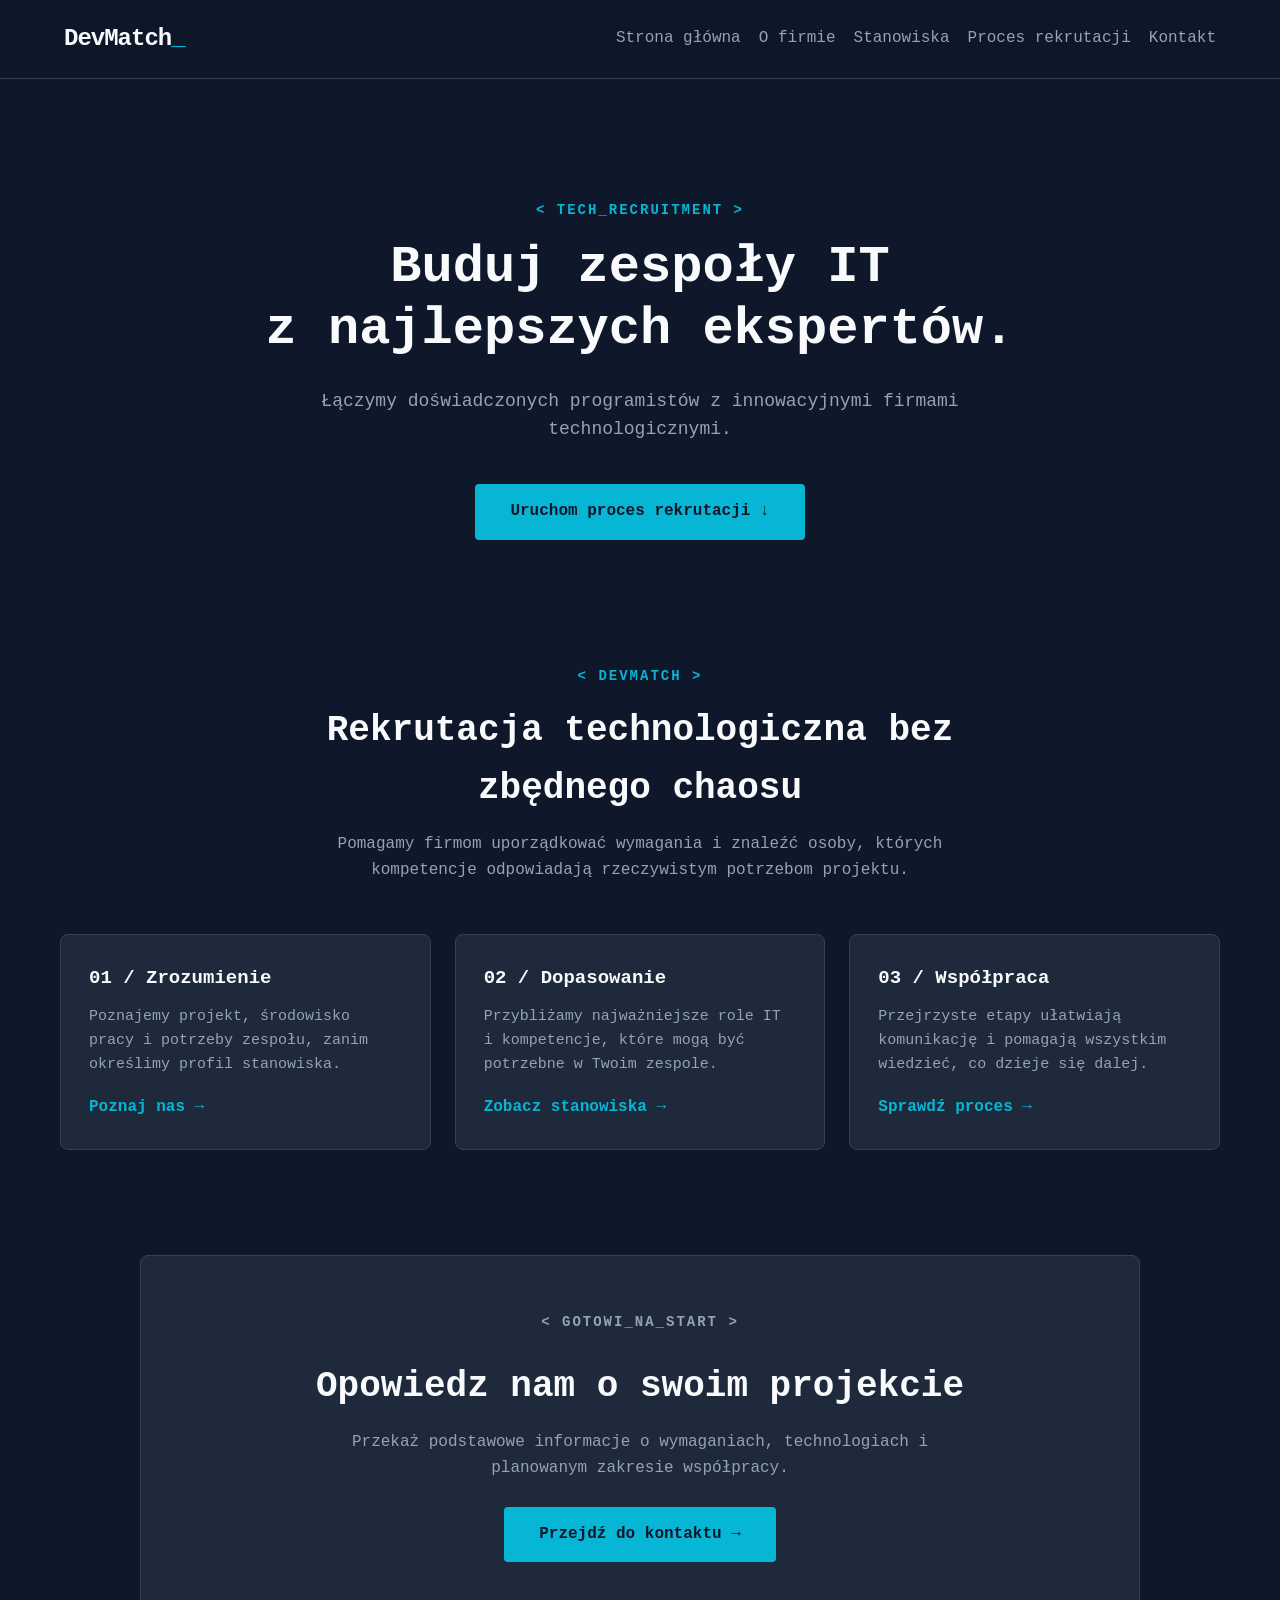
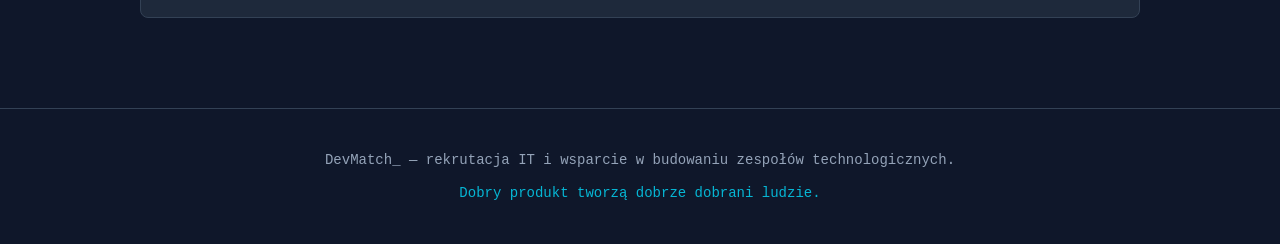
<file: index.html>
<!DOCTYPE html>
<html lang="pl">
<head>
  <meta charset="UTF-8">
  <meta name="viewport" content="width=device-width, initial-scale=1.0">
  <title>Strona główna | DevMatch</title>
  <link rel="stylesheet" href="style.css">
</head>
<body>
  <header class="topbar">
    <a class="logo" href="index.html">DevMatch<span>_</span></a>
    <nav>
      <a href="index.html">Strona główna</a>
      <a href="firma.html">O firmie</a>
      <a href="stanowiska.html">Stanowiska</a>
      <a href="proces.html">Proces rekrutacji</a>
      <a href="kontakt.html">Kontakt</a>
    </nav>
  </header>
  <main>

    <section class="hero" id="o-nas">
      <p class="eyebrow">&lt; TECH_RECRUITMENT &gt;</p>
      <h1>Buduj zespoły IT<br>z najlepszych ekspertów.</h1>
      <p class="intro">Łączymy doświadczonych programistów z innowacyjnymi firmami technologicznymi.</p>
      <a class="button" href="kontakt.html">Uruchom proces rekrutacji ↓</a>
    </section>
    <section class="home-highlights">
      <div class="section-header">
        <p class="eyebrow">&lt; DEVMATCH &gt;</p>
        <h2>Rekrutacja technologiczna bez zbędnego chaosu</h2>
        <p class="section-desc">Pomagamy firmom uporządkować wymagania i znaleźć osoby, których kompetencje odpowiadają rzeczywistym potrzebom projektu.</p>
      </div>
      <div class="about-grid">
        <article class="about-panel"><h3>01 / Zrozumienie</h3><p>Poznajemy projekt, środowisko pracy i potrzeby zespołu, zanim określimy profil stanowiska.</p><a class="text-link" href="firma.html">Poznaj nas →</a></article>
        <article class="about-panel"><h3>02 / Dopasowanie</h3><p>Przybliżamy najważniejsze role IT i kompetencje, które mogą być potrzebne w Twoim zespole.</p><a class="text-link" href="stanowiska.html">Zobacz stanowiska →</a></article>
        <article class="about-panel"><h3>03 / Współpraca</h3><p>Przejrzyste etapy ułatwiają komunikację i pomagają wszystkim wiedzieć, co dzieje się dalej.</p><a class="text-link" href="proces.html">Sprawdź proces →</a></article>
      </div>
    </section>
    <section class="home-cta">
      <p class="eyebrow">&lt; GOTOWI_NA_START &gt;</p>
      <h2>Opowiedz nam o swoim projekcie</h2>
      <p>Przekaż podstawowe informacje o wymaganiach, technologiach i planowanym zakresie współpracy.</p>
      <a class="button" href="kontakt.html">Przejdź do kontaktu →</a>
    </section>

  </main>
  <footer>
    <p>DevMatch_ — rekrutacja IT i wsparcie w budowaniu zespołów technologicznych.</p>
    <p>Dobry produkt tworzą dobrze dobrani ludzie.</p>
  </footer>
  <script src="script.js"></script>
</body>
</html>
</file>
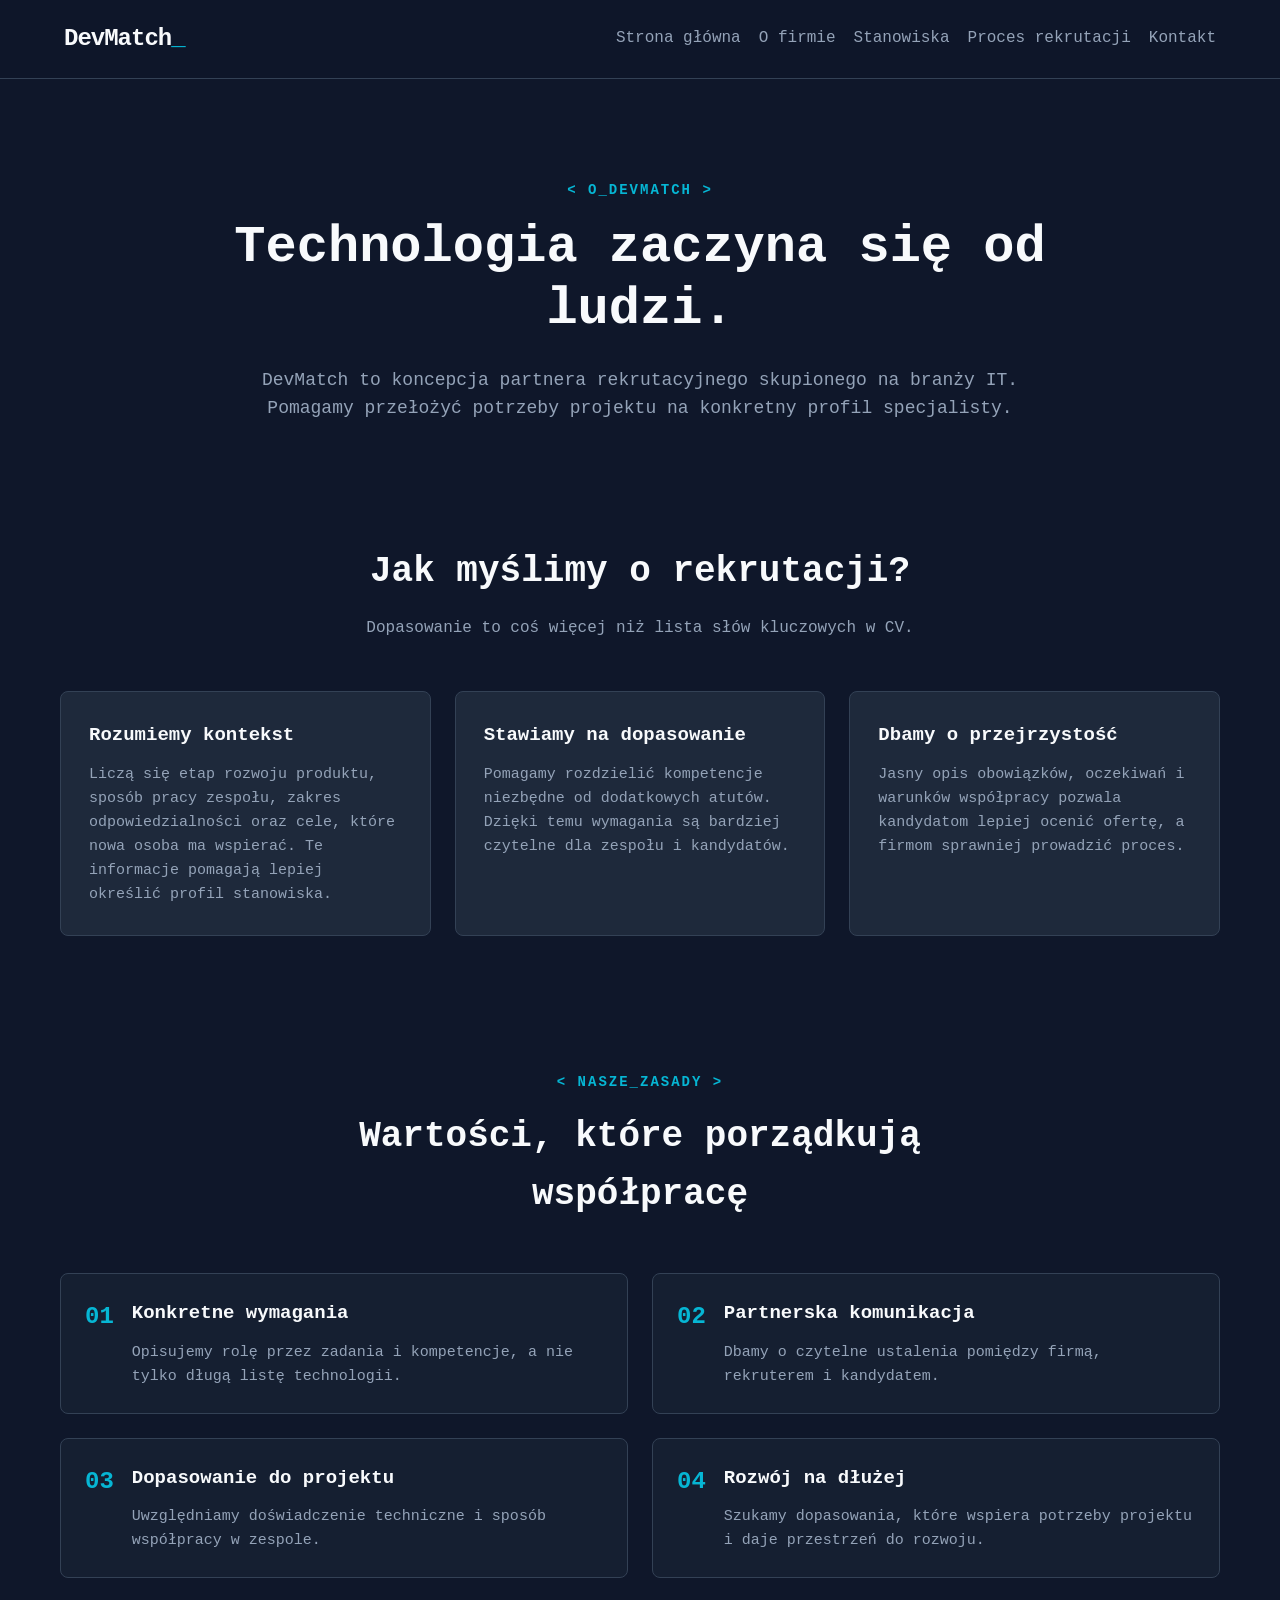
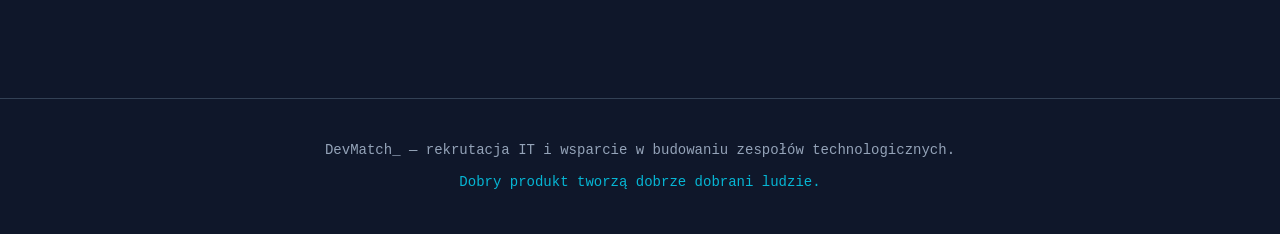
<file: firma.html>
<!DOCTYPE html>
<html lang="pl">
<head>
  <meta charset="UTF-8">
  <meta name="viewport" content="width=device-width, initial-scale=1.0">
  <title>O firmie | DevMatch</title>
  <link rel="stylesheet" href="style.css">
</head>
<body>
  <header class="topbar">
    <a class="logo" href="index.html">DevMatch<span>_</span></a>
    <nav>
      <a href="index.html">Strona główna</a>
      <a href="firma.html">O firmie</a>
      <a href="stanowiska.html">Stanowiska</a>
      <a href="proces.html">Proces rekrutacji</a>
      <a href="kontakt.html">Kontakt</a>
    </nav>
  </header>
  <main>

    <section class="page-hero">
      <p class="eyebrow">&lt; O_DEVMATCH &gt;</p>
      <h1>Technologia zaczyna się od ludzi.</h1>
      <p class="intro">DevMatch to koncepcja partnera rekrutacyjnego skupionego na branży IT. Pomagamy przełożyć potrzeby projektu na konkretny profil specjalisty.</p>
    </section>
    <section class="content-section">
      <div class="section-header"><h2>Jak myślimy o rekrutacji?</h2><p class="section-desc">Dopasowanie to coś więcej niż lista słów kluczowych w CV.</p></div>
      <div class="about-grid">
        <article class="about-panel"><h3>Rozumiemy kontekst</h3><p>Liczą się etap rozwoju produktu, sposób pracy zespołu, zakres odpowiedzialności oraz cele, które nowa osoba ma wspierać. Te informacje pomagają lepiej określić profil stanowiska.</p></article>
        <article class="about-panel"><h3>Stawiamy na dopasowanie</h3><p>Pomagamy rozdzielić kompetencje niezbędne od dodatkowych atutów. Dzięki temu wymagania są bardziej czytelne dla zespołu i kandydatów.</p></article>
        <article class="about-panel"><h3>Dbamy o przejrzystość</h3><p>Jasny opis obowiązków, oczekiwań i warunków współpracy pozwala kandydatom lepiej ocenić ofertę, a firmom sprawniej prowadzić proces.</p></article>
      </div>
    </section>
    <section class="content-section values-section">
      <div class="section-header"><p class="eyebrow">&lt; NASZE_ZASADY &gt;</p><h2>Wartości, które porządkują współpracę</h2></div>
      <div class="values-grid">
        <div class="value-item"><span>01</span><div><h3>Konkretne wymagania</h3><p>Opisujemy rolę przez zadania i kompetencje, a nie tylko długą listę technologii.</p></div></div>
        <div class="value-item"><span>02</span><div><h3>Partnerska komunikacja</h3><p>Dbamy o czytelne ustalenia pomiędzy firmą, rekruterem i kandydatem.</p></div></div>
        <div class="value-item"><span>03</span><div><h3>Dopasowanie do projektu</h3><p>Uwzględniamy doświadczenie techniczne i sposób współpracy w zespole.</p></div></div>
        <div class="value-item"><span>04</span><div><h3>Rozwój na dłużej</h3><p>Szukamy dopasowania, które wspiera potrzeby projektu i daje przestrzeń do rozwoju.</p></div></div>
      </div>
    </section>

  </main>
  <footer>
    <p>DevMatch_ — rekrutacja IT i wsparcie w budowaniu zespołów technologicznych.</p>
    <p>Dobry produkt tworzą dobrze dobrani ludzie.</p>
  </footer>
  <script src="script.js"></script>
</body>
</html>
</file>
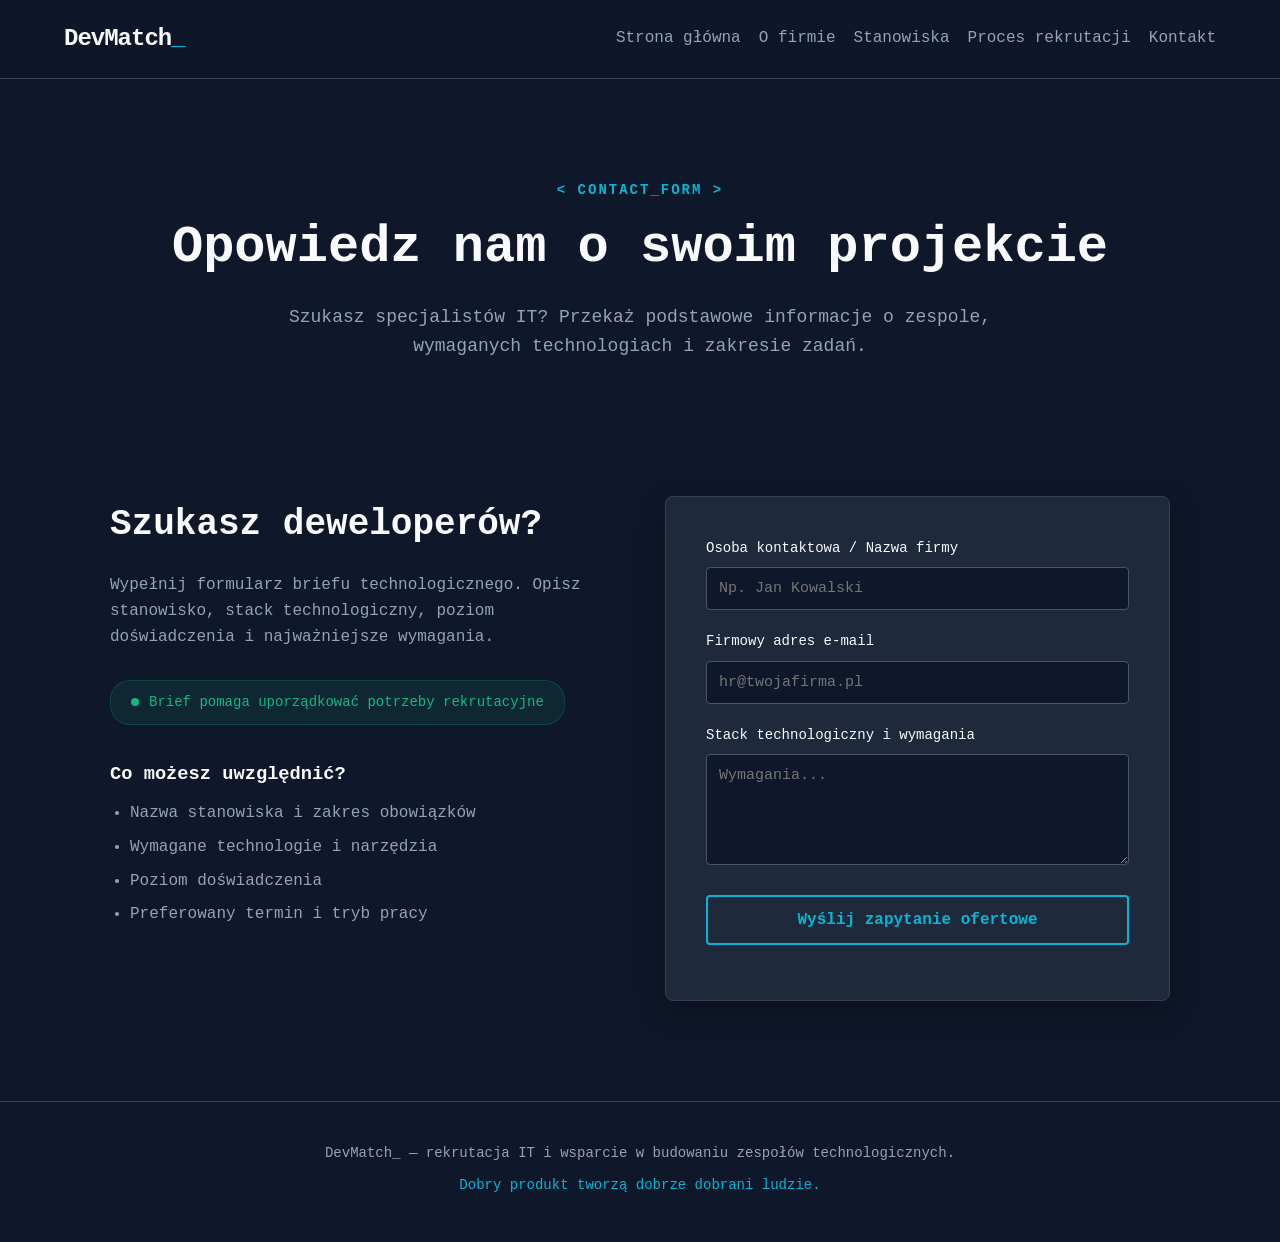
<file: kontakt.html>
<!DOCTYPE html>
<html lang="pl">
<head>
  <meta charset="UTF-8">
  <meta name="viewport" content="width=device-width, initial-scale=1.0">
  <title>Kontakt | DevMatch</title>
  <link rel="stylesheet" href="style.css">
</head>
<body>
  <header class="topbar">
    <a class="logo" href="index.html">DevMatch<span>_</span></a>
    <nav>
      <a href="index.html">Strona główna</a>
      <a href="firma.html">O firmie</a>
      <a href="stanowiska.html">Stanowiska</a>
      <a href="proces.html">Proces rekrutacji</a>
      <a href="kontakt.html">Kontakt</a>
    </nav>
  </header>
  <main>

    <section class="page-hero">
      <p class="eyebrow">&lt; CONTACT_FORM &gt;</p>
      <h1>Opowiedz nam o swoim projekcie</h1>
      <p class="intro">Szukasz specjalistów IT? Przekaż podstawowe informacje o zespole, wymaganych technologiach i zakresie zadań.</p>
    </section>
    <section class="contact" id="kontakt">
      <div class="contact-info">
        <h2>Szukasz deweloperów?</h2>
        <p>Wypełnij formularz briefu technologicznego. Opisz stanowisko, stack technologiczny, poziom doświadczenia i najważniejsze wymagania.</p>
        <div class="info-note"><span class="dot"></span> Brief pomaga uporządkować potrzeby rekrutacyjne</div>
        <div class="contact-extra">
          <h3>Co możesz uwzględnić?</h3>
          <ul><li>Nazwa stanowiska i zakres obowiązków</li><li>Wymagane technologie i narzędzia</li><li>Poziom doświadczenia</li><li>Preferowany termin i tryb pracy</li></ul>
        </div>
      </div>
      <form id="contact-form">
        <label for="name">Osoba kontaktowa / Nazwa firmy</label>
        <input id="name" name="name" type="text" required placeholder="Np. Jan Kowalski">
        <label for="email">Firmowy adres e-mail</label>
        <input id="email" name="email" type="email" required placeholder="hr@twojafirma.pl">
        <label for="message">Stack technologiczny i wymagania</label>
        <textarea id="message" name="message" required rows="5" placeholder="Wymagania..."></textarea>
        <button id="send-button" type="submit">Wyślij zapytanie ofertowe</button>
        <p id="status-message" style="margin-top: 15px; font-weight: bold;"></p>
      </form>
    </section>

  </main>
  <footer>
    <p>DevMatch_ — rekrutacja IT i wsparcie w budowaniu zespołów technologicznych.</p>
    <p>Dobry produkt tworzą dobrze dobrani ludzie.</p>
  </footer>
  <script src="script.js"></script>
</body>
</html>
</file>
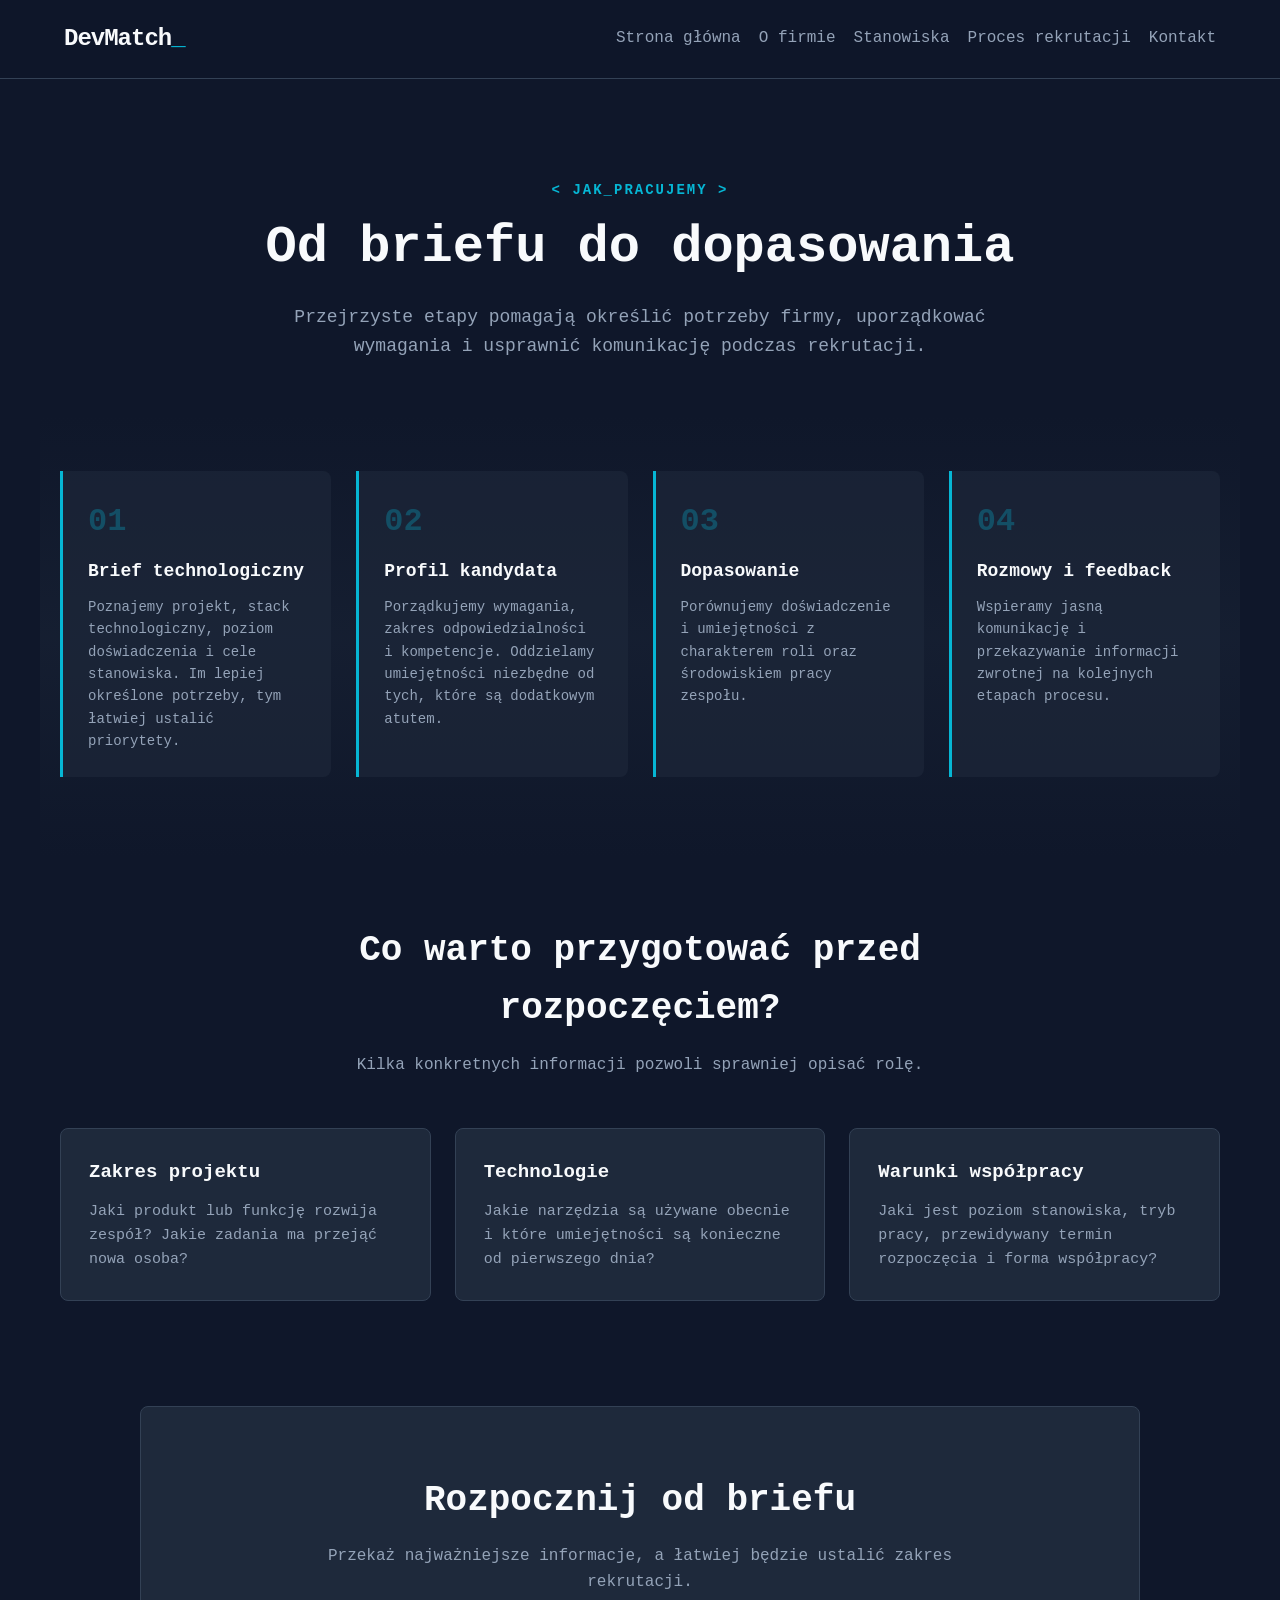
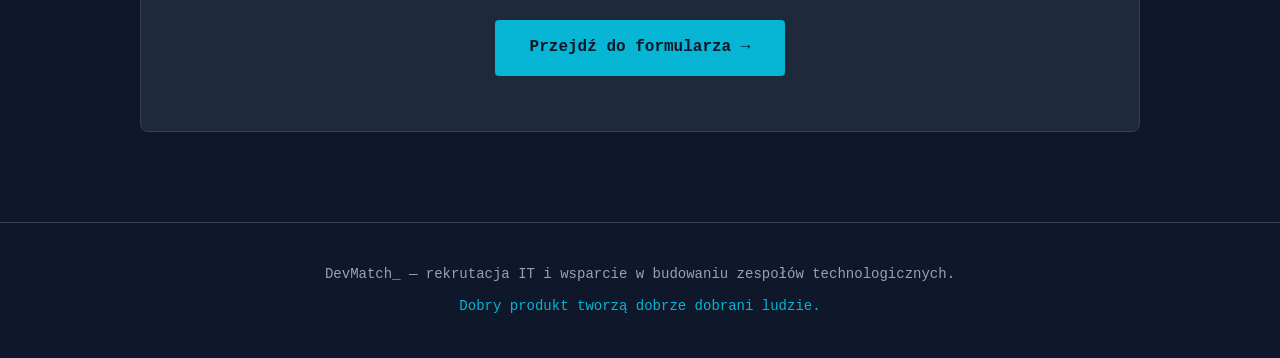
<file: proces.html>
<!DOCTYPE html>
<html lang="pl">
<head>
  <meta charset="UTF-8">
  <meta name="viewport" content="width=device-width, initial-scale=1.0">
  <title>Proces rekrutacji | DevMatch</title>
  <link rel="stylesheet" href="style.css">
</head>
<body>
  <header class="topbar">
    <a class="logo" href="index.html">DevMatch<span>_</span></a>
    <nav>
      <a href="index.html">Strona główna</a>
      <a href="firma.html">O firmie</a>
      <a href="stanowiska.html">Stanowiska</a>
      <a href="proces.html">Proces rekrutacji</a>
      <a href="kontakt.html">Kontakt</a>
    </nav>
  </header>
  <main>

    <section class="page-hero">
      <p class="eyebrow">&lt; JAK_PRACUJEMY &gt;</p>
      <h1>Od briefu do dopasowania</h1>
      <p class="intro">Przejrzyste etapy pomagają określić potrzeby firmy, uporządkować wymagania i usprawnić komunikację podczas rekrutacji.</p>
    </section>
    <section class="process-section content-section">
      <div class="process-timeline">
        <article class="step"><div class="step-number">01</div><h4>Brief technologiczny</h4><p>Poznajemy projekt, stack technologiczny, poziom doświadczenia i cele stanowiska. Im lepiej określone potrzeby, tym łatwiej ustalić priorytety.</p></article>
        <article class="step"><div class="step-number">02</div><h4>Profil kandydata</h4><p>Porządkujemy wymagania, zakres odpowiedzialności i kompetencje. Oddzielamy umiejętności niezbędne od tych, które są dodatkowym atutem.</p></article>
        <article class="step"><div class="step-number">03</div><h4>Dopasowanie</h4><p>Porównujemy doświadczenie i umiejętności z charakterem roli oraz środowiskiem pracy zespołu.</p></article>
        <article class="step"><div class="step-number">04</div><h4>Rozmowy i feedback</h4><p>Wspieramy jasną komunikację i przekazywanie informacji zwrotnej na kolejnych etapach procesu.</p></article>
      </div>
    </section>
    <section class="content-section">
      <div class="section-header"><h2>Co warto przygotować przed rozpoczęciem?</h2><p class="section-desc">Kilka konkretnych informacji pozwoli sprawniej opisać rolę.</p></div>
      <div class="about-grid">
        <article class="about-panel"><h3>Zakres projektu</h3><p>Jaki produkt lub funkcję rozwija zespół? Jakie zadania ma przejąć nowa osoba?</p></article>
        <article class="about-panel"><h3>Technologie</h3><p>Jakie narzędzia są używane obecnie i które umiejętności są konieczne od pierwszego dnia?</p></article>
        <article class="about-panel"><h3>Warunki współpracy</h3><p>Jaki jest poziom stanowiska, tryb pracy, przewidywany termin rozpoczęcia i forma współpracy?</p></article>
      </div>
    </section>
    <section class="home-cta"><h2>Rozpocznij od briefu</h2><p>Przekaż najważniejsze informacje, a łatwiej będzie ustalić zakres rekrutacji.</p><a class="button" href="kontakt.html">Przejdź do formularza →</a></section>

  </main>
  <footer>
    <p>DevMatch_ — rekrutacja IT i wsparcie w budowaniu zespołów technologicznych.</p>
    <p>Dobry produkt tworzą dobrze dobrani ludzie.</p>
  </footer>
  <script src="script.js"></script>
</body>
</html>
</file>
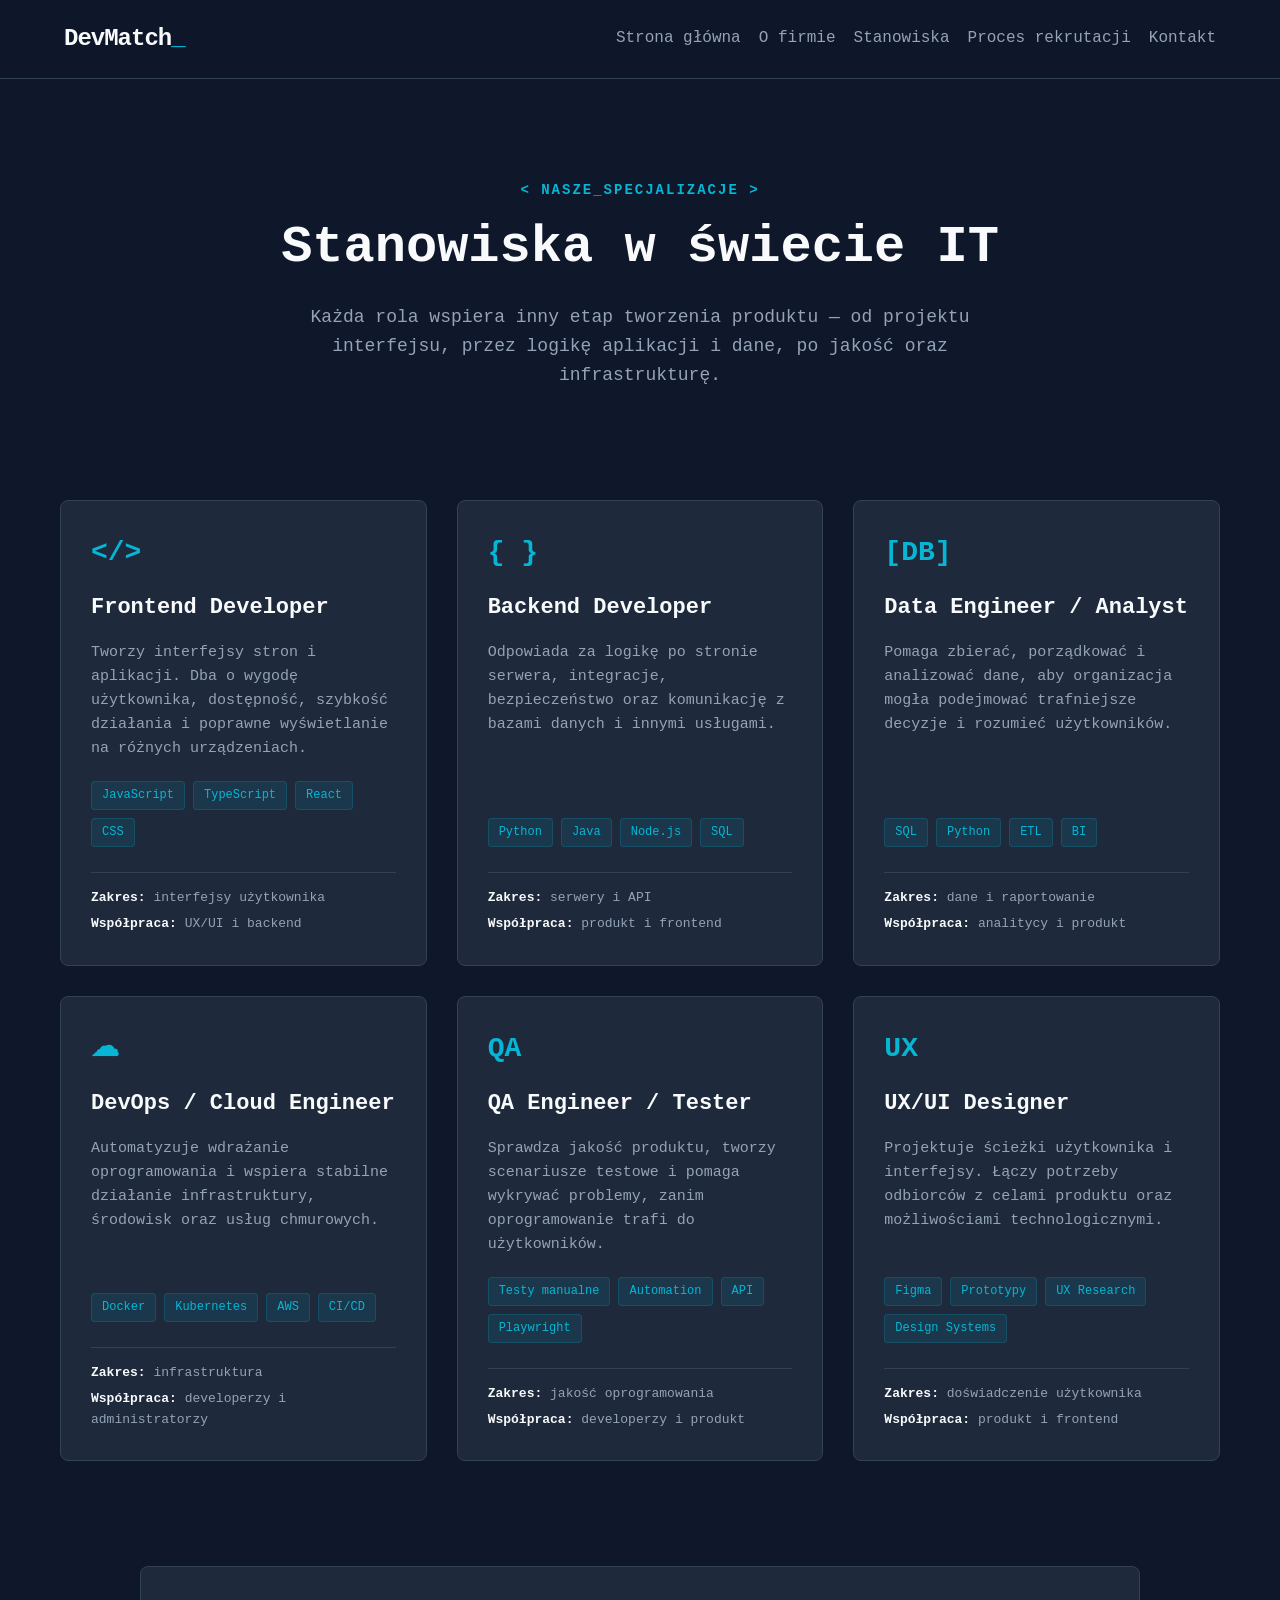
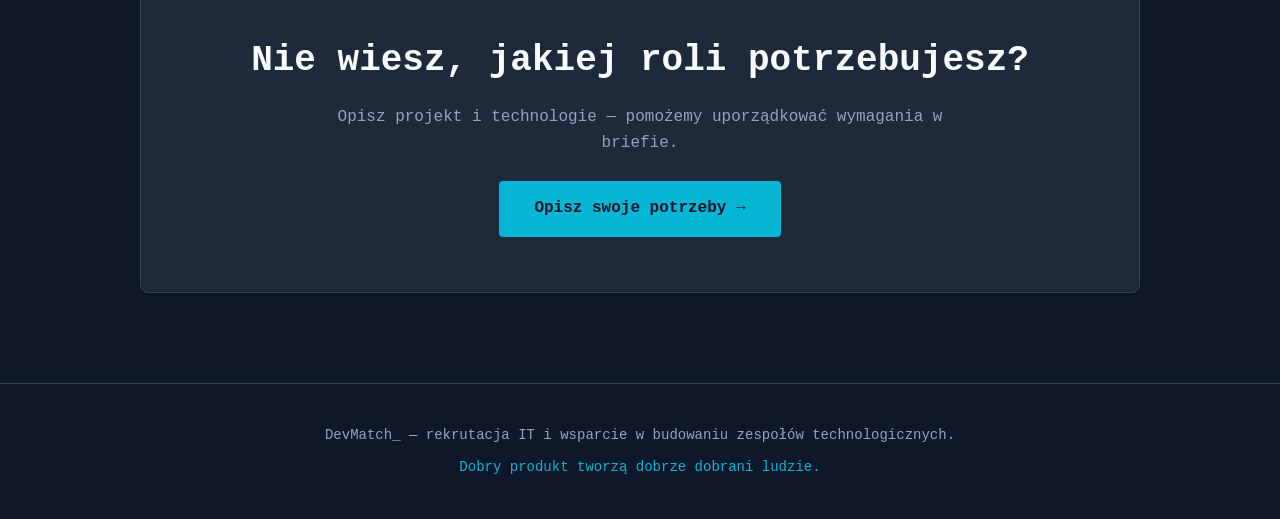
<file: stanowiska.html>
<!DOCTYPE html>
<html lang="pl">
<head>
  <meta charset="UTF-8">
  <meta name="viewport" content="width=device-width, initial-scale=1.0">
  <title>Stanowiska | DevMatch</title>
  <link rel="stylesheet" href="style.css">
</head>
<body>
  <header class="topbar">
    <a class="logo" href="index.html">DevMatch<span>_</span></a>
    <nav>
      <a href="index.html">Strona główna</a>
      <a href="firma.html">O firmie</a>
      <a href="stanowiska.html">Stanowiska</a>
      <a href="proces.html">Proces rekrutacji</a>
      <a href="kontakt.html">Kontakt</a>
    </nav>
  </header>
  <main>

    <section class="page-hero">
      <p class="eyebrow">&lt; NASZE_SPECJALIZACJE &gt;</p>
      <h1>Stanowiska w świecie IT</h1>
      <p class="intro">Każda rola wspiera inny etap tworzenia produktu — od projektu interfejsu, przez logikę aplikacji i dane, po jakość oraz infrastrukturę.</p>
    </section>
    <section class="roles-section content-section">
      <div class="roles-grid">
        <article class="role-card"><div class="role-icon">&lt;/&gt;</div><h3>Frontend Developer</h3><p class="role-text">Tworzy interfejsy stron i aplikacji. Dba o wygodę użytkownika, dostępność, szybkość działania i poprawne wyświetlanie na różnych urządzeniach.</p><ul class="tech-tags"><li>JavaScript</li><li>TypeScript</li><li>React</li><li>CSS</li></ul><div class="role-meta"><span><b>Zakres:</b> interfejsy użytkownika</span><span><b>Współpraca:</b> UX/UI i backend</span></div></article>
        <article class="role-card"><div class="role-icon">{ }</div><h3>Backend Developer</h3><p class="role-text">Odpowiada za logikę po stronie serwera, integracje, bezpieczeństwo oraz komunikację z bazami danych i innymi usługami.</p><ul class="tech-tags"><li>Python</li><li>Java</li><li>Node.js</li><li>SQL</li></ul><div class="role-meta"><span><b>Zakres:</b> serwery i API</span><span><b>Współpraca:</b> produkt i frontend</span></div></article>
        <article class="role-card"><div class="role-icon">[DB]</div><h3>Data Engineer / Analyst</h3><p class="role-text">Pomaga zbierać, porządkować i analizować dane, aby organizacja mogła podejmować trafniejsze decyzje i rozumieć użytkowników.</p><ul class="tech-tags"><li>SQL</li><li>Python</li><li>ETL</li><li>BI</li></ul><div class="role-meta"><span><b>Zakres:</b> dane i raportowanie</span><span><b>Współpraca:</b> analitycy i produkt</span></div></article>
        <article class="role-card"><div class="role-icon">☁</div><h3>DevOps / Cloud Engineer</h3><p class="role-text">Automatyzuje wdrażanie oprogramowania i wspiera stabilne działanie infrastruktury, środowisk oraz usług chmurowych.</p><ul class="tech-tags"><li>Docker</li><li>Kubernetes</li><li>AWS</li><li>CI/CD</li></ul><div class="role-meta"><span><b>Zakres:</b> infrastruktura</span><span><b>Współpraca:</b> developerzy i administratorzy</span></div></article>
        <article class="role-card"><div class="role-icon">QA</div><h3>QA Engineer / Tester</h3><p class="role-text">Sprawdza jakość produktu, tworzy scenariusze testowe i pomaga wykrywać problemy, zanim oprogramowanie trafi do użytkowników.</p><ul class="tech-tags"><li>Testy manualne</li><li>Automation</li><li>API</li><li>Playwright</li></ul><div class="role-meta"><span><b>Zakres:</b> jakość oprogramowania</span><span><b>Współpraca:</b> developerzy i produkt</span></div></article>
        <article class="role-card"><div class="role-icon">UX</div><h3>UX/UI Designer</h3><p class="role-text">Projektuje ścieżki użytkownika i interfejsy. Łączy potrzeby odbiorców z celami produktu oraz możliwościami technologicznymi.</p><ul class="tech-tags"><li>Figma</li><li>Prototypy</li><li>UX Research</li><li>Design Systems</li></ul><div class="role-meta"><span><b>Zakres:</b> doświadczenie użytkownika</span><span><b>Współpraca:</b> produkt i frontend</span></div></article>
      </div>
    </section>
    <section class="home-cta"><h2>Nie wiesz, jakiej roli potrzebujesz?</h2><p>Opisz projekt i technologie — pomożemy uporządkować wymagania w briefie.</p><a class="button" href="kontakt.html">Opisz swoje potrzeby →</a></section>

  </main>
  <footer>
    <p>DevMatch_ — rekrutacja IT i wsparcie w budowaniu zespołów technologicznych.</p>
    <p>Dobry produkt tworzą dobrze dobrani ludzie.</p>
  </footer>
  <script src="script.js"></script>
</body>
</html>
</file>
<file: style.css>
/* --- RESET I KONFIGURACJA ZMIENNYCH --- */
* {
  margin: 0;
  padding: 0;
  box-sizing: border-box;
  font-family: 'Consolas', 'Fira Code', monospace, sans-serif;
  scroll-behavior: smooth;
}

:root {
  --bg-dark: #0f172a;       /* Ciemne tło w stylu edytora kodu */
  --bg-card: #1e293b;       /* Kolor paneli/kart */
  --accent-cyan: #06b6d4;   /* Neonowy cyjan do akcentów */
  --accent-green: #10b981;  /* Neonowa zieleń (sukces/status) */
  --text-main: #f8fafc;     /* Jasny czytelny tekst */
  --text-muted: #94a3b8;    /* Przygaszony tekst opisu */
}

body {
  background-color: var(--bg-dark);
  color: var(--text-main);
  line-height: 1.6;
}

/* --- NAWIGACJA (TOPBAR) --- */
.topbar {
  background-color: rgba(15, 23, 42, 0.95);
  border-bottom: 1px solid #334155;
  display: flex;
  justify-content: space-between;
  align-items: center;
  padding: 20px 5%;
  position: sticky;
  top: 0;
  z-index: 100;
  backdrop-filter: blur(5px);
}

.logo {
  font-size: 24px;
  font-weight: bold;
  color: var(--text-main);
  text-decoration: none;
  letter-spacing: -1px;
}

.logo span {
  color: var(--accent-cyan);
  animation: blink 1s infinite;
}

.topbar nav a {
  color: var(--text-muted);
  text-decoration: none;
  margin-left: 20px;
  font-weight: 500;
  transition: color 0.3s;
}

.topbar nav a:hover {
  color: var(--accent-cyan);
}

/* --- HERO SECTION --- */
.hero {
  max-width: 1000px;
  margin: 0 auto;
  padding: 120px 20px 80px 20px;
  text-align: center;
}

.eyebrow {
  color: var(--accent-cyan);
  font-weight: bold;
  font-size: 14px;
  letter-spacing: 2px;
  margin-bottom: 15px;
}

.hero h1 {
  font-size: 52px;
  line-height: 1.2;
  margin-bottom: 25px;
  font-weight: 800;
}

.hero .intro {
  font-size: 18px;
  color: var(--text-muted);
  max-width: 700px;
  margin: 0 auto 40px auto;
}

.button {
  display: inline-block;
  background-color: var(--accent-cyan);
  color: var(--bg-dark);
  padding: 15px 35px;
  text-decoration: none;
  font-weight: bold;
  border-radius: 4px;
  transition: transform 0.2s, background-color 0.3s;
}

.button:hover {
  background-color: #22d3ee;
  transform: translateY(-2px);
}

/* --- WSPÓLNE ELEMENTY NAGŁÓWKÓW SEKCJI --- */
.section-header {
  text-align: center;
  max-width: 700px;
  margin: 0 auto 50px auto;
}

.section-header h2 {
  font-size: 36px;
  margin-top: 10px;
  margin-bottom: 15px;
}

.section-desc {
  color: var(--text-muted);
}

/* --- NOWA SEKCJA: OPISY STANOWISK (ROLES) --- */
.roles-section {
  max-width: 1200px;
  margin: 0 auto;
  padding: 80px 20px;
}

.roles-grid {
  display: grid;
  grid-template-columns: repeat(auto-fit, minmax(320px, 1fr));
  gap: 30px;
}

.role-card {
  background-color: var(--bg-card);
  border: 1px solid #334155;
  border-radius: 8px;
  padding: 30px;
  transition: transform 0.3s, border-color 0.3s;
  display: flex;
  flex-direction: column;
}

.role-card:hover {
  transform: translateY(-5px);
  border-color: var(--accent-cyan);
}

.role-icon {
  font-size: 28px;
  color: var(--accent-cyan);
  margin-bottom: 15px;
  font-weight: bold;
}

.role-card h3 {
  font-size: 22px;
  margin-bottom: 15px;
}

.role-text {
  color: var(--text-muted);
  font-size: 15px;
  margin-bottom: 20px;
  flex-grow: 1;
}

.tech-tags {
  display: flex;
  flex-wrap: wrap;
  gap: 8px;
  list-style: none;
  margin-bottom: 25px;
}

.tech-tags li {
  background-color: rgba(6, 182, 212, 0.1);
  color: var(--accent-cyan);
  padding: 4px 10px;
  font-size: 12px;
  border-radius: 4px;
  border: 1px solid rgba(6, 182, 212, 0.2);
}

.role-meta {
  border-top: 1px solid #334155;
  padding-top: 15px;
  font-size: 13px;
  display: flex;
  flex-direction: column;
  gap: 5px;
  color: var(--text-muted);
}

.role-meta b {
  color: var(--text-main);
}

/* --- NOWA SEKCJA: PROCES (TIMELINE) --- */
.process-section {
  max-width: 1200px;
  margin: 0 auto;
  padding: 80px 20px;
  background: linear-gradient(180deg, var(--bg-dark) 0%, rgba(30, 41, 59, 0.4) 50%, var(--bg-dark) 100%);
}

.process-timeline {
  display: grid;
  grid-template-columns: repeat(auto-fit, minmax(220px, 1fr));
  gap: 25px;
}

.step {
  background-color: rgba(30, 41, 59, 0.6);
  border-left: 3px solid var(--accent-cyan);
  padding: 25px;
  border-radius: 0 8px 8px 0;
}

.step-number {
  font-size: 32px;
  font-weight: 800;
  color: rgba(6, 182, 212, 0.3);
  margin-bottom: 10px;
}

.step h4 {
  font-size: 18px;
  margin-bottom: 10px;
}

.step p {
  color: var(--text-muted);
  font-size: 14px;
}

/* --- SEKCJA KONTAKTU --- */
.contact {
  max-width: 1100px;
  margin: 80px auto 100px auto;
  padding: 0 20px;
  display: grid;
  grid-template-columns: 1fr 1fr;
  gap: 50px;
  align-items: start;
}

.contact-info h2 {
  font-size: 36px;
  margin-bottom: 20px;
}

.contact-info p {
  color: var(--text-muted);
  margin-bottom: 30px;
}

.info-note {
  display: inline-flex;
  align-items: center;
  background-color: rgba(16, 185, 129, 0.1);
  color: var(--accent-green);
  padding: 10px 20px;
  border-radius: 20px;
  border: 1px solid rgba(16, 185, 129, 0.2);
  font-size: 14px;
}

.dot {
  width: 8px;
  height: 8px;
  background-color: var(--accent-green);
  border-radius: 50%;
  margin-right: 10px;
  display: inline-block;
}

/* --- FORMULARZ --- */
#contact-form {
  background-color: var(--bg-card);
  padding: 40px;
  border-radius: 8px;
  border: 1px solid #334155;
  box-shadow: 0 10px 30px rgba(0,0,0,0.3);
}

#contact-form label {
  display: block;
  margin-bottom: 8px;
  color: var(--text-main);
  font-size: 14px;
}

#contact-form input, 
#contact-form textarea {
  width: 100%;
  padding: 12px;
  background-color: var(--bg-dark);
  border: 1px solid #475569;
  border-radius: 4px;
  color: var(--text-main);
  font-size: 15px;
  margin-bottom: 20px;
}

#contact-form input:focus, 
#contact-form textarea:focus {
  outline: none;
  border-color: var(--accent-cyan);
}

#send-button {
  width: 100%;
  background-color: transparent;
  color: var(--accent-cyan);
  border: 2px solid var(--accent-cyan);
  padding: 14px;
  font-size: 16px;
  font-weight: bold;
  border-radius: 4px;
  cursor: pointer;
  transition: all 0.3s;
}

#send-button:hover {
  background-color: var(--accent-cyan);
  color: var(--bg-dark);
}

#status {
  margin-top: 15px;
  text-align: center;
  font-size: 14px;
}

/* --- STOPKA --- */
footer {
  border-top: 1px solid #334155;
  padding: 40px 20px;
  text-align: center;
  color: var(--text-muted);
  font-size: 14px;
}

footer p + p {
  margin-top: 10px;
  color: var(--accent-cyan);
}

/* --- ANIMACJE I RESPONSYWNOŚĆ --- */
@keyframes blink {
  50% { opacity: 0; }
}

@media (max-width: 900px) {
  .contact {
    grid-template-columns: 1fr;
    gap: 40px;
  }
  .hero h1 {
    font-size: 38px;
  }
  .topbar {
    flex-direction: column;
    gap: 15px;
  }
  .process-timeline {
    grid-template-columns: 1fr;
  }
}


/* --- DODATKOWE SEKCJE INFORMACYJNE --- */
.about-company,
.values-section {
  max-width: 1200px;
  margin: 0 auto;
  padding: 80px 20px;
}

.about-grid {
  display: grid;
  grid-template-columns: repeat(auto-fit, minmax(240px, 1fr));
  gap: 24px;
}

.about-panel {
  background: var(--bg-card);
  border: 1px solid #334155;
  border-radius: 8px;
  padding: 28px;
}

.about-panel h3,
.value-item h3 {
  margin-bottom: 12px;
  font-size: 19px;
}

.about-panel p,
.value-item p {
  color: var(--text-muted);
  font-size: 15px;
}

.values-grid {
  display: grid;
  grid-template-columns: repeat(2, minmax(0, 1fr));
  gap: 24px;
}

.value-item {
  display: flex;
  gap: 18px;
  padding: 24px;
  background: rgba(30, 41, 59, 0.45);
  border: 1px solid #334155;
  border-radius: 8px;
}

.value-item > span {
  color: var(--accent-cyan);
  font-size: 24px;
  font-weight: 800;
}

@media (max-width: 700px) {
  .values-grid {
    grid-template-columns: 1fr;
  }

  .roles-grid {
    grid-template-columns: 1fr;
  }

  .hero {
    padding-top: 80px;
  }

  .hero h1 {
    font-size: 34px;
  }

  .section-header h2 {
    font-size: 29px;
  }

  .contact {
    margin-top: 50px;
  }

  #contact-form {
    padding: 25px;
  }

  .topbar nav {
    display: flex;
    flex-wrap: wrap;
    justify-content: center;
    gap: 10px 16px;
  }

  .topbar nav a {
    margin-left: 0;
  }
}


/* --- NAWIGACJA WIELOSTRONICOWA --- */
.topbar nav {
  display: flex;
  flex-wrap: wrap;
  align-items: center;
  gap: 10px 18px;
}
.topbar nav a { margin-left: 0; }
.page-hero {
  max-width: 1000px;
  margin: 0 auto;
  padding: 100px 20px 55px;
  text-align: center;
}
.page-hero h1 {
  font-size: clamp(34px, 5vw, 52px);
  line-height: 1.2;
  margin: 12px 0 24px;
}
.page-hero .intro {
  color: var(--text-muted);
  font-size: 18px;
  max-width: 760px;
  margin: 0 auto;
}
.content-section { max-width: 1200px; margin: 0 auto; padding: 55px 20px 80px; }
.home-highlights { max-width: 1200px; margin: 0 auto; padding: 45px 20px 80px; }
.home-cta {
  max-width: 1000px;
  margin: 25px auto 90px;
  padding: 55px 25px;
  text-align: center;
  background: var(--bg-card);
  border: 1px solid #334155;
  border-radius: 8px;
}
.home-cta h2 { font-size: clamp(26px, 4vw, 36px); margin: 10px 0 15px; }
.home-cta p { color: var(--text-muted); max-width: 680px; margin: 0 auto 25px; }
.text-link { display: inline-block; margin-top: 18px; color: var(--accent-cyan); text-decoration: none; font-weight: bold; }
.text-link:hover { text-decoration: underline; }
.contact-extra { margin-top: 35px; }
.contact-extra h3 { margin-bottom: 12px; }
.contact-extra ul { padding-left: 20px; color: var(--text-muted); }
.contact-extra li { margin-bottom: 8px; }
footer { margin-top: 40px; }
@media (max-width: 900px) {
  .page-hero { padding-top: 70px; }
  .home-cta { margin-left: 20px; margin-right: 20px; }
}
</file>
